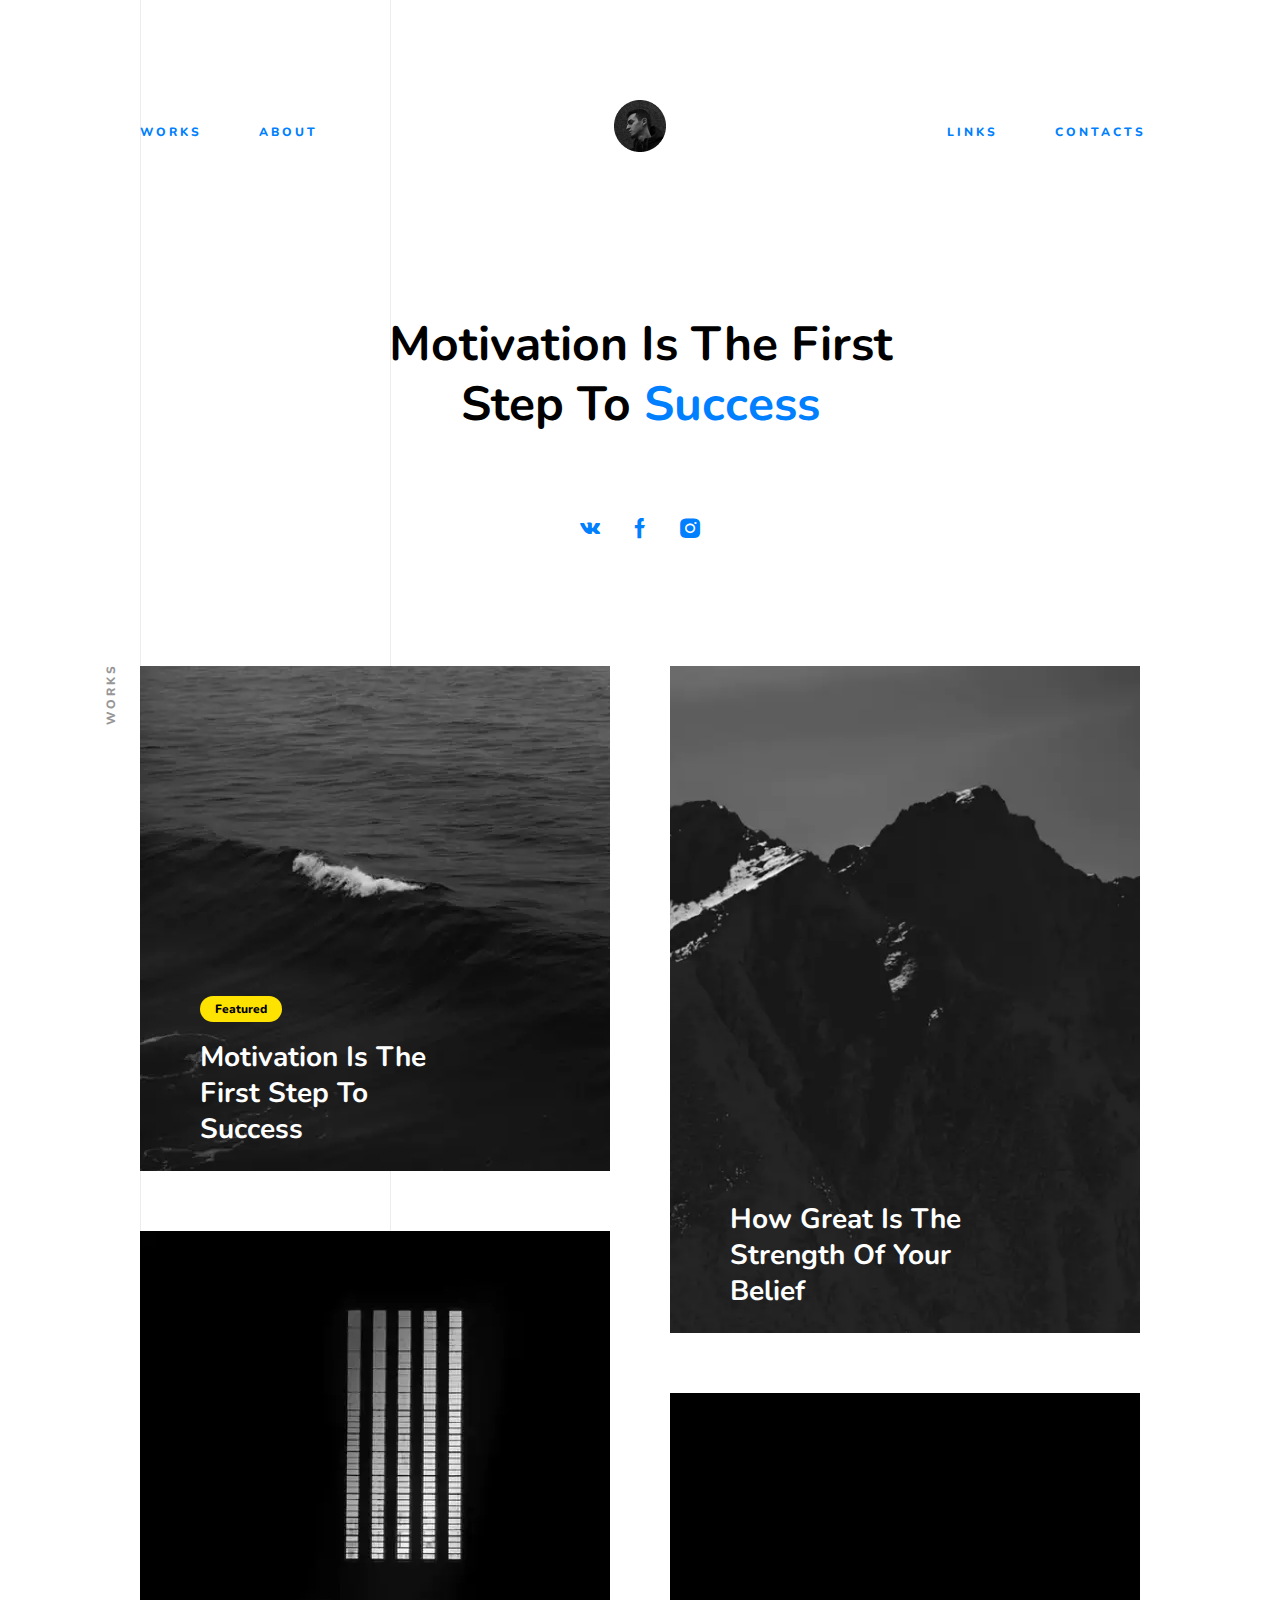
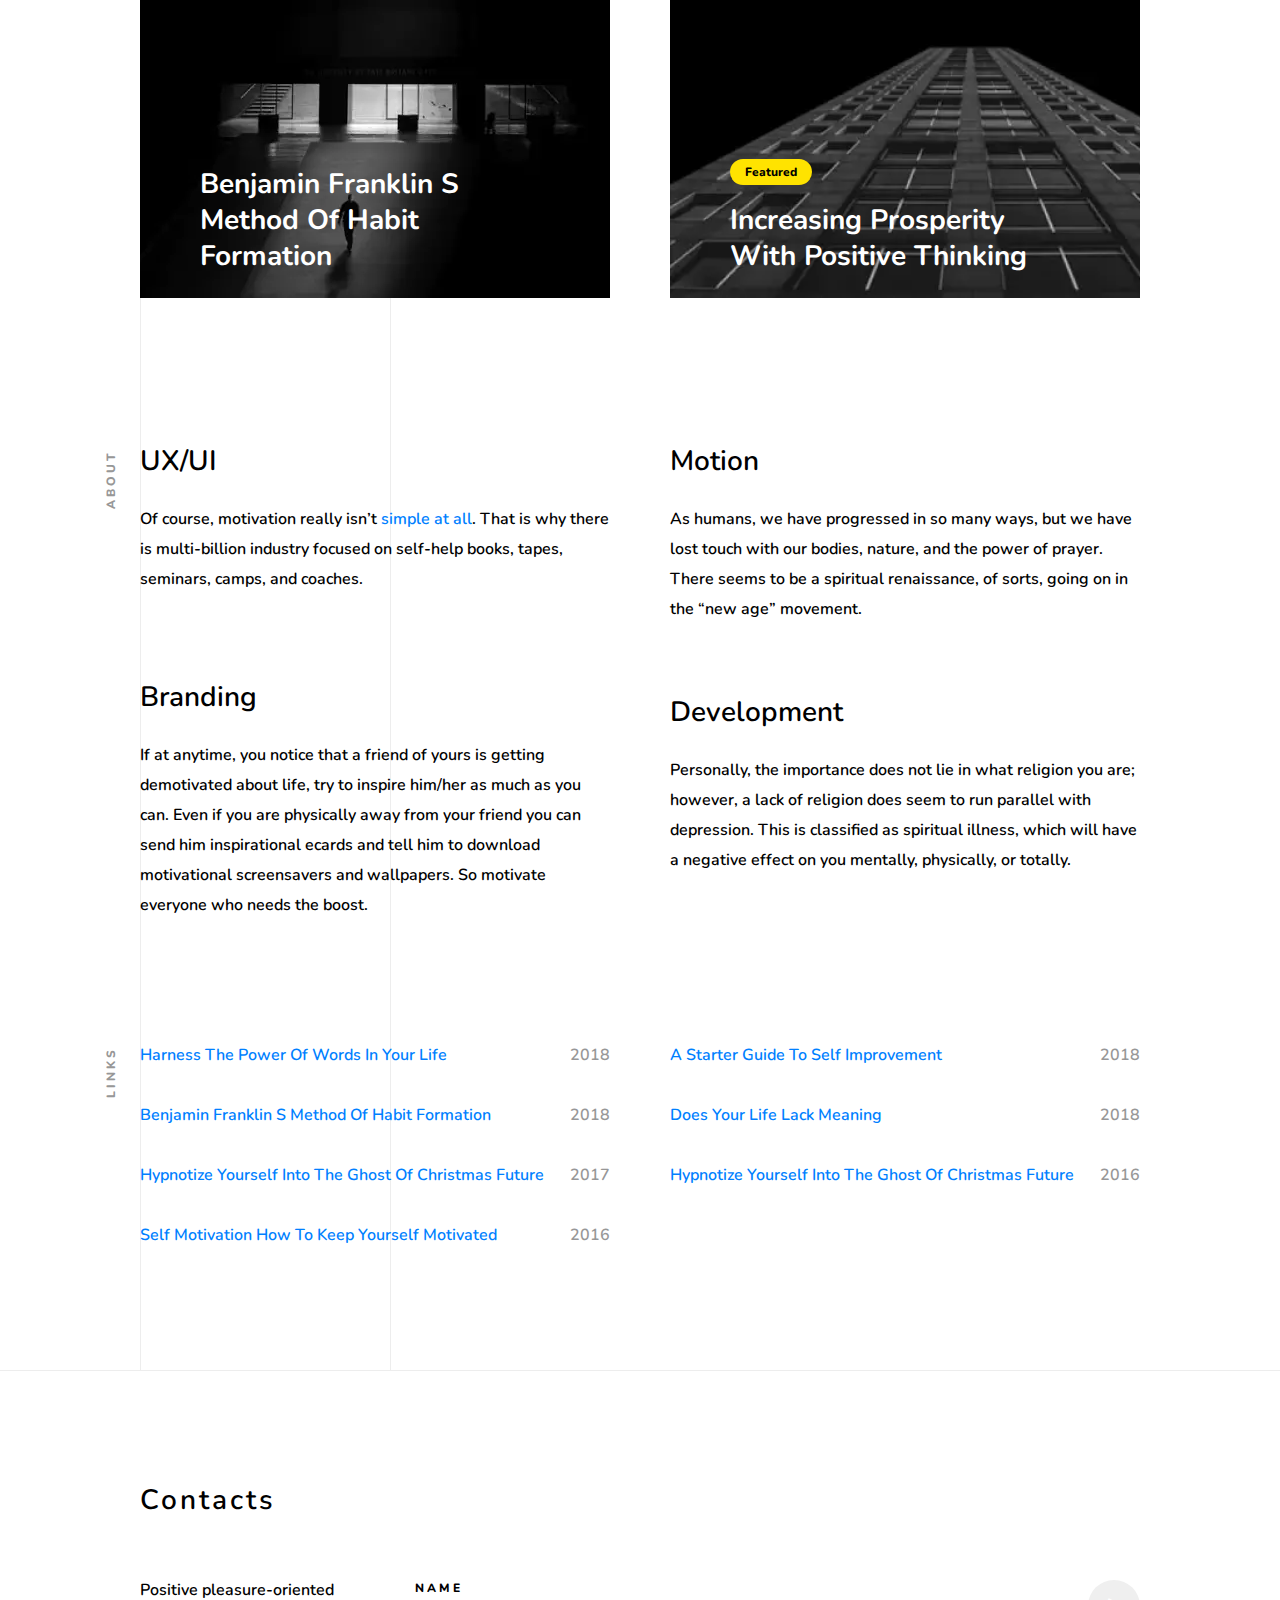
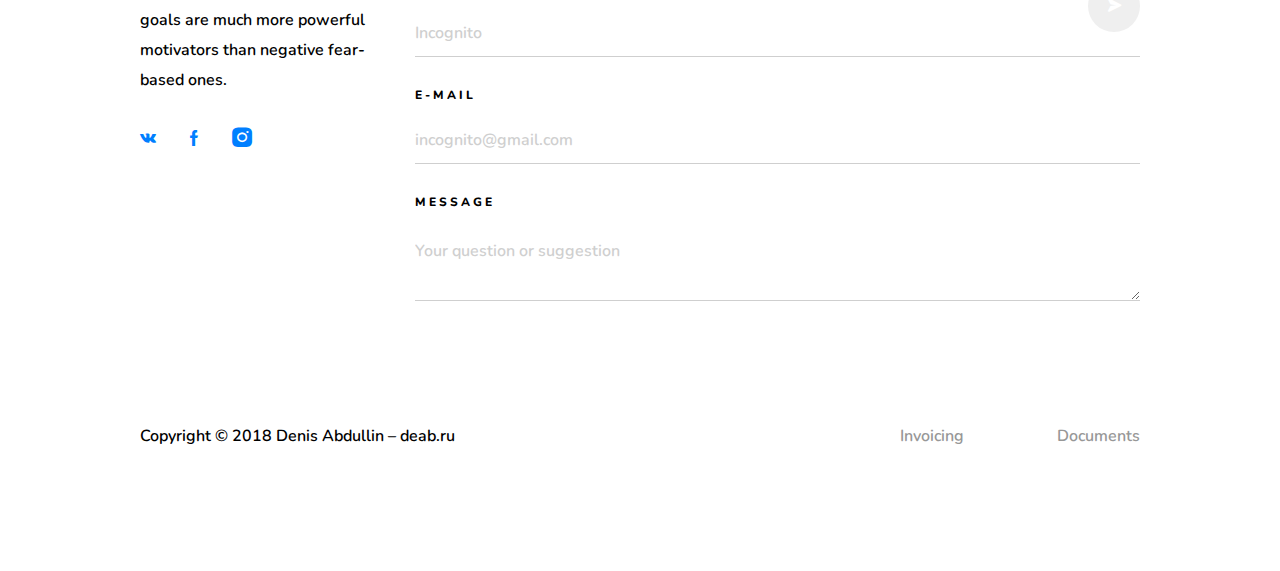
<file: index.html>
<!DOCTYPE html>
<html lang="en">
<head>
    <meta charset="UTF-8">
    <meta name="viewport" content="width=device-width, initial-scale=1, shrink-to-fit=no">
    <title>Title</title>

    <link rel="stylesheet" href="libs/owlcarousel/assets/owl.carousel.min.css">
    <link rel="stylesheet" href="libs/owlcarousel/assets/owl.theme.default.min.css">

    <link rel="apple-touch-icon" sizes="180x180" href="img/favicon/apple-touch-icon.png">
    <link rel="icon" type="image/png" sizes="32x32" href="img/favicon/favicon-32x32.png">
    <link rel="icon" type="image/png" sizes="16x16" href="img/favicon/favicon-16x16.png">
    <link rel="manifest" href="img/favicon/site.webmanifest">

    <link href="https://fonts.googleapis.com/css?family=Nunito:200,200i,300,300i,400,400i,600,600i,700,700i,800,800i,900,900i&display=swap&subset=cyrillic" rel="stylesheet">
    <link rel="stylesheet" href="fonts/style.css">
    <link rel="stylesheet" href="css/main.css">
    <link rel="stylesheet" href="css/media.css">
</head>
<body>
<div class="line">
    <header>
        <div class="top__line">
            <div class="top__line_left">
                <div class="top__line_left-menu">
                    <ul>
                        <li><a class="scroll-to" href="#Works">Works</a></li>
                        <li><a class="scroll-to" href="#About">About</a></li>
                    </ul>
                </div>
            </div>
            <div class="top__line_center">
                <div class="top__line_center-logo">
                    <a href="#"><img src="img/logo.webp" alt="img"></a>
                </div>
            </div>
            <div class="top__line_right">
                <div class="top__line_right-menu">
                    <ul>
                        <li><a class="scroll-to" href="#Links">Links</a></li>
                        <li><a class="scroll-to" href="#Contacts">Contacts</a></li>
                    </ul>
                </div>
            </div>
        </div>
    </header>
    <div id="button_mobile__menu" class="mobile__menu"></div>
    <div id="block_mobile__menu" class="mobile__block">
        <ul>
            <li><a class="scroll-to" href="#Works">Works</a></li>
            <li><a class="scroll-to" href="#About">About</a></li>
            <li><a class="scroll-to" href="#Links">Links</a></li>
            <li><a class="scroll-to" href="#Contacts">Contacts</a></li>
        </ul>
    </div>
    <section>
        <div class="main__slogan">
            <div class="main__slogan_head">
                <h1>Motivation Is The First Step To <span>Success</span></h1>
            </div>
        </div>
        <div class="social__line">
            <a href="#" target="_blank"><span class="icon ed-vk"></span></a>
            <a href="#" target="_blank"><span class="icon ed-fb"></span></a>
            <a href="#" target="_blank"><span class="icon ed-in"></span></a>
        </div>
    </section>
    <section>
        <div id="Works"></div>
        <div class="works">
            <div class="works__head">
                <h2>Works</h2>
            </div>
            <div class="works__left">
                <div class="project" style="background-image: url(img/img_1.webp);">
                    <div class="project__links1">
                        <a href="#" target="_blank">Featured</a>
                    </div>
                    <div class="project__text">
                        Motivation Is The First Step To Success
                    </div>
                </div>
                <div class="project" style="background-image: url(img/img_2.webp);">
                    <div class="project__text">
                        Benjamin Franklin S Method Of Habit Formation
                    </div>
                </div>
            </div>
            <div class="works__right">
                <div class="project" style="background-image: url(img/img_3.webp);">
                    <div class="project__text">
                        How Great Is The Strength Of Your Belief
                    </div>
                </div>
                <div class="project" style="background-image: url(img/img_4.webp);">
                    <div class="project__links2">
                        <a href="#" target="_blank">Featured</a>
                    </div>
                    <div class="project__text">
                        Increasing Prosperity With Positive Thinking
                    </div>
                </div>
            </div>
        </div>
    </section>
    <section>
        <div id="About"></div>
        <div class="about">
            <div class="about__head">
                <h2>About</h2>
            </div>
            <div class="about__info">
                <div class="about__info_head">
                    <h3>UX/UI</h3>
                </div>
                <div class="about__info_text">
                    Of course, motivation really isn’t <a href="#" target="_blank">simple at all</a>. That is why there is multi-billion industry focused on self-help books, tapes, seminars, camps, and coaches.
                </div>
            </div>
            <div class="about__info">
                <div class="about__info_head">
                    <h3 id="Motion">Motion</h3>
                </div>
                <div class="about__info_text">
                    As humans, we have progressed in so many ways, but we have lost touch with our bodies, nature, and the power of prayer. There seems to be a spiritual renaissance, of sorts, going on in the
                    “new age” movement.
                </div>
            </div>
            <div class="about__info">
                <div class="about__info_head">
                    <h3>Branding</h3>
                </div>
                <div class="about__info_text">
                    If at anytime, you notice that a friend of yours is getting demotivated about life, try to inspire him/her as much as you can. Even if you are physically away from your friend you can send
                    him inspirational ecards and tell him to download motivational screensavers and wallpapers. So motivate everyone who needs the boost.
                </div>
            </div>
            <div class="about__info">
                <div class="about__info_head">
                    <h3>Development</h3>
                </div>
                <div class="about__info_text">
                    Personally, the importance does not lie in what religion you are; however, a lack of religion does seem to run parallel with depression. This is classified as spiritual illness, which will
                    have a negative effect on you mentally, physically, or totally.
                </div>
            </div>
        </div>
    </section>
    <section>
        <div id="Links"></div>
        <div class="links">
            <div class="links__head">
                <h2>Links</h2>
            </div>
        </div>
    </section>
    <span class="line-1"></span>
    <span class="line-2"></span>
    <span class="line-3"></span>
    <span class="line-4"></span>
    <span class="line-5"></span>
</div>
<footer>
    <div class="contact">
        <div id="Contacts"></div>
        <div class="contact__head">
            <h2>Contacts</h2>
        </div>
        <div class="contact__info">
            <div class="contact__info_text">
                Positive pleasure-oriented goals are much more powerful motivators than negative fear-based ones.
            </div>
            <div class="contact__info_link">
                <a href="#" target="_blank"><span class="icon ed-vk"></span></a>
                <a href="#" target="_blank"><span class="icon ed-fb"></span></a>
                <a href="#" target="_blank"><span class="icon ed-in"></span></a>
            </div>
        </div>
        <div class="contact__form">
            <form onsubmit="return validate();">
                <div class="form-group-line">
                    <label class="form-label" for="in_name">Name</label>
                    <input type="text" class="form-input" id="in_name" placeholder="Incognito">
                    <div class="form-error" id="in_name_error">Поле должно быть заполнено</div>
                </div>
                <div class="form-group-line">
                    <label class="form-label" for="in_email">E-mail</label>
                    <input type="email" class="form-input" id="in_email" placeholder="incognito@gmail.com">
                    <div class="form-error" id="in_email_error">Вы неправильно ввели E-mail</div>
                </div>

                <div class="form-group-line">
                    <label class="form-label" for="message">Message</label>
                    <textarea class="form-input" id="message" rows="3" placeholder="Your question or suggestion"></textarea>
                </div>
                <button type="submit" class="button-form">
                    <span class="icon ed-tl"></span>
                </button>
            </form>
        </div>
    </div>
    <div class="copyright">
        <div class="copyright__text">
            Copyright &copy; 2018 Denis Abdullin – deab.ru
        </div>
        <div class="copyright__link">
            <a href="#">Invoicing</a>
            <a href="#">Documents</a>
        </div>
    </div>
</footer>
<div class="contain-popup">
    <div class="popup">
        <div class="popup__close"></div>
        <div class="popup__head">
            <h3>
                Информационное сообщение
            </h3>
        </div>
        <div class="popup__text">
            Lorem ipsum dolor sit amet, consectetur adipisicing.
        </div>
    </div>
</div>
<div class="to__top">
    <img src="img/top.svg" alt="img">
</div>
<script src="libs/jquery-3.4.1.min.js"></script>
<script src="libs/owlcarousel/owl.carousel.js"></script>
<script src="js/main.js"></script>
</body>
</html>
</file>
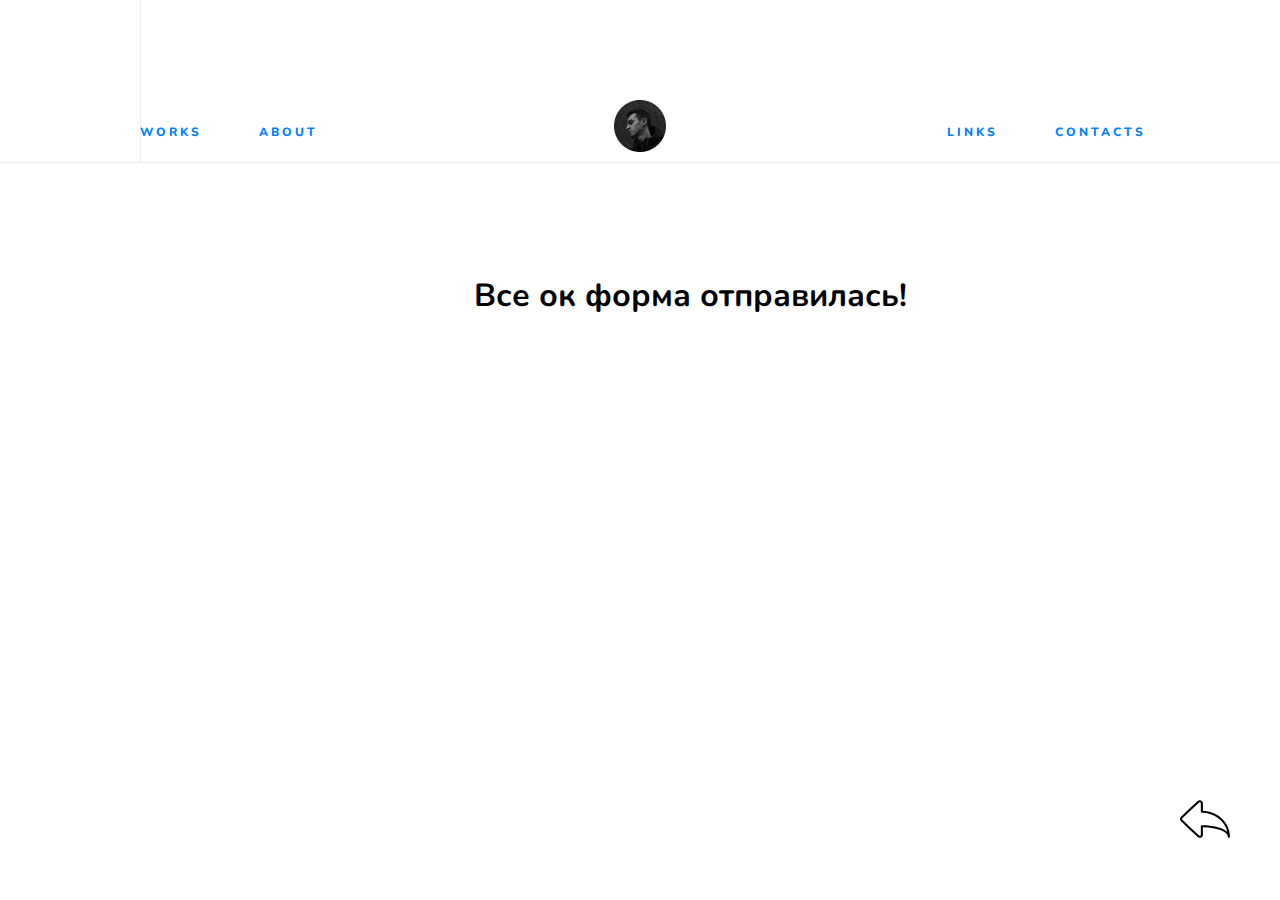
<file: success.html>
<!DOCTYPE html>
<html lang="en">
<head>
    <meta charset="UTF-8">
    <meta name="viewport" content="width=device-width, initial-scale=1, shrink-to-fit=no">
    <title>Title</title>

    <link rel="apple-touch-icon" sizes="180x180" href="img/favicon/apple-touch-icon.png">
    <link rel="icon" type="image/png" sizes="32x32" href="img/favicon/favicon-32x32.png">
    <link rel="icon" type="image/png" sizes="16x16" href="img/favicon/favicon-16x16.png">
    <link rel="manifest" href="img/favicon/site.webmanifest">

    <link href="https://fonts.googleapis.com/css?family=Nunito:200,200i,300,300i,400,400i,600,600i,700,700i,800,800i,900,900i&display=swap&subset=cyrillic" rel="stylesheet">
    <link rel="stylesheet" href="fonts/style.css">
    <link rel="stylesheet" href="css/main.css">
    <link rel="stylesheet" href="css/media.css">
</head>
<body>

<div class="line">
    <header>
        <div class="top__line">
            <div class="top__line_left">
                <div class="top__line_left-menu">
                    <ul>
                        <li><a class="scroll-to" href="#Works">Works</a></li>
                        <li><a class="scroll-to" href="#About">About</a></li>
                    </ul>
                </div>
            </div>
            <div class="top__line_center">
                <div class="top__line_center-logo">
                    <a href="#"><img src="img/logo.webp" alt="img"></a>
                </div>
            </div>
            <div class="top__line_right">
                <div class="top__line_right-menu">
                    <ul>
                        <li><a class="scroll-to" href="#Links">Links</a></li>
                        <li><a class="scroll-to" href="#Contacts">Contacts</a></li>
                    </ul>
                </div>
            </div>
        </div>
    </header>
    <div id="button_mobile__menu" class="mobile__menu"></div>
    <div id="block_mobile__menu" class="mobile__block">
        <ul>
            <li><a class="scroll-to" href="#Works">Works</a></li>
            <li><a class="scroll-to" href="#About">About</a></li>
            <li><a class="scroll-to" href="#Links">Links</a></li>
            <li><a class="scroll-to" href="#Contacts">Contacts</a></li>
        </ul>
    </div>
    <span class="line-1"></span>
    <span class="line-2"></span>
    <span class="line-3"></span>
    <span class="line-4"></span>
    <span class="line-5"></span>
</div>
<footer>
    <div class="success">
        <h1>Все ок форма отправилась!</h1>
    </div>
</footer>
<div class="return">
    <img src="img/return.svg" alt="img">
</div>
<script src="js/success.js"></script>
</body>
</html>
</file>
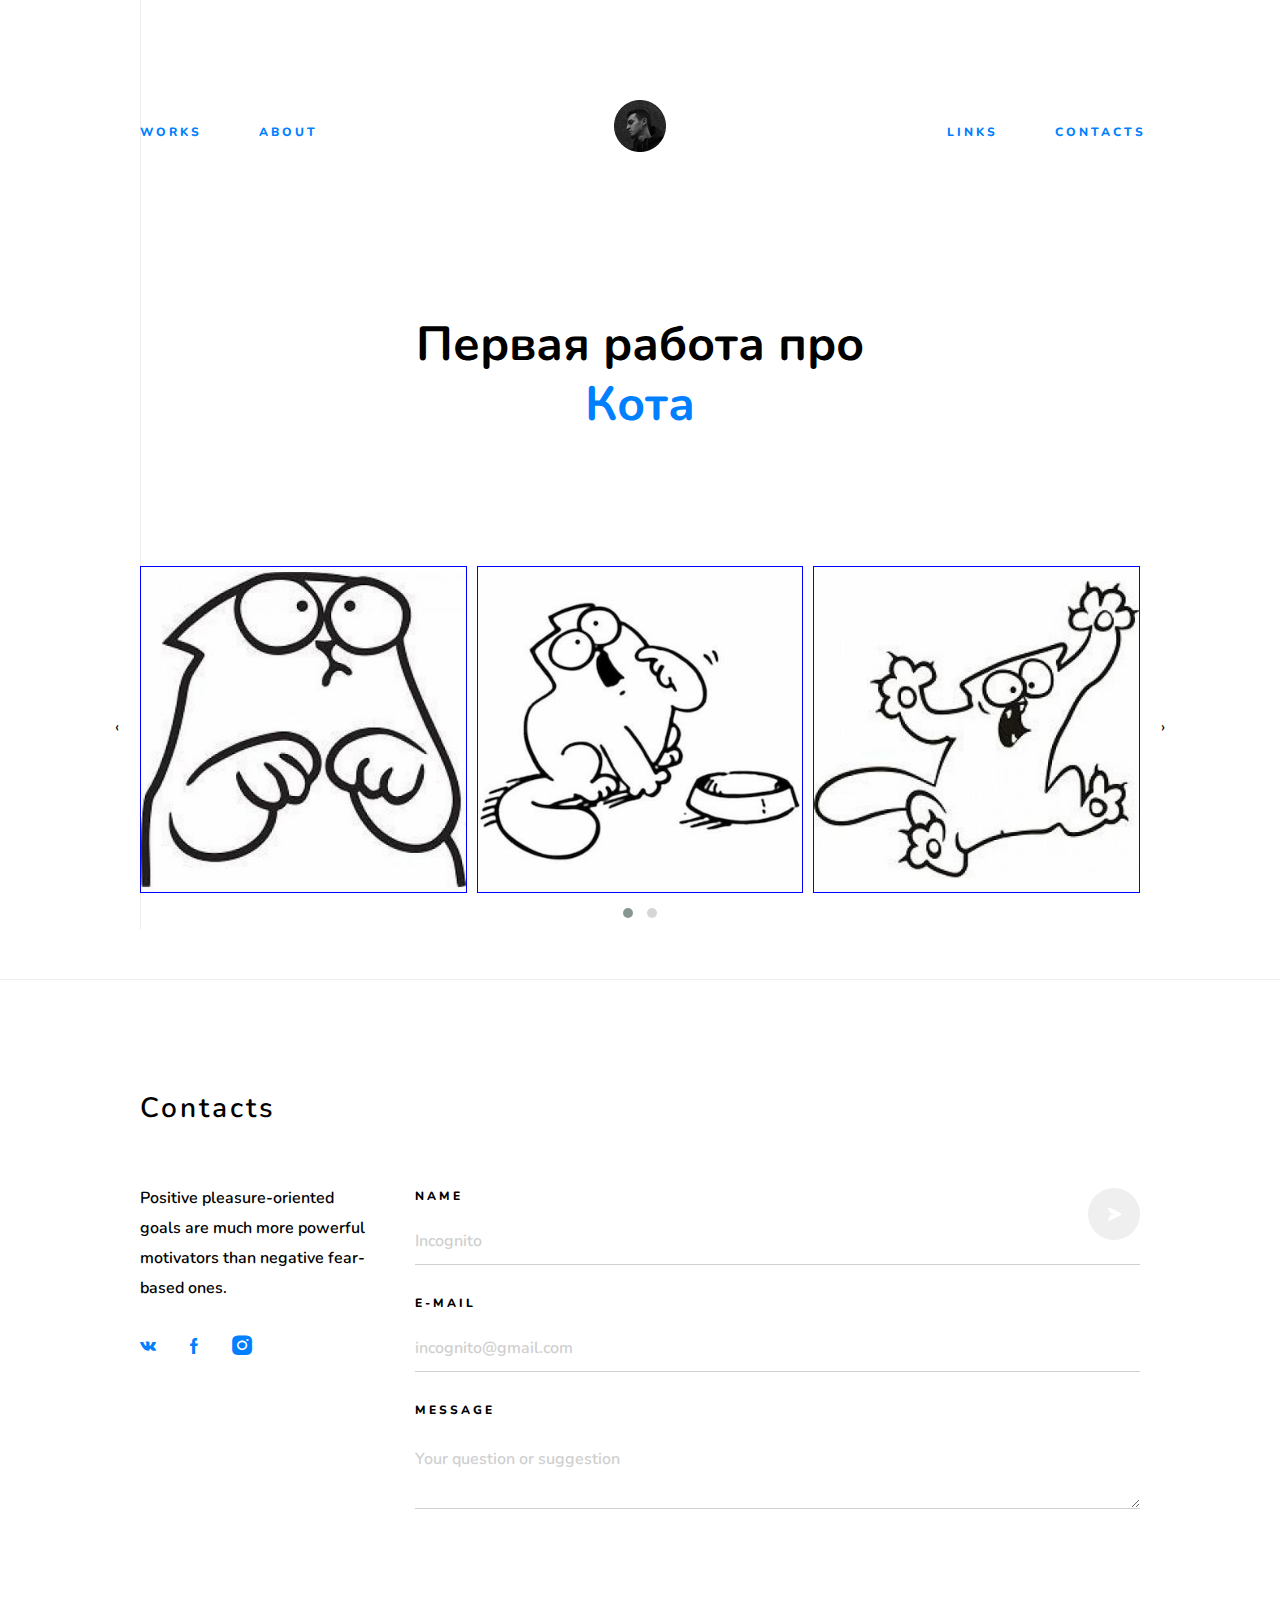
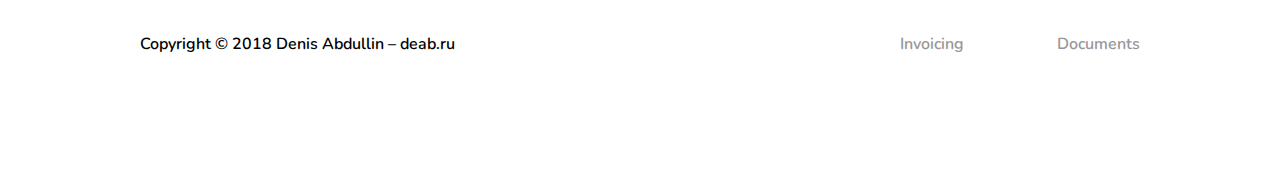
<file: work1.html>
<!DOCTYPE html>
<html lang="en">
<head>
    <meta charset="UTF-8">
    <meta name="viewport" content="width=device-width, initial-scale=1, shrink-to-fit=no">
    <title>Title</title>

    <link rel="stylesheet" href="libs/owlcarousel/assets/owl.carousel.min.css">
    <link rel="stylesheet" href="libs/owlcarousel/assets/owl.theme.default.min.css">

    <link rel="apple-touch-icon" sizes="180x180" href="img/favicon/apple-touch-icon.png">
    <link rel="icon" type="image/png" sizes="32x32" href="img/favicon/favicon-32x32.png">
    <link rel="icon" type="image/png" sizes="16x16" href="img/favicon/favicon-16x16.png">
    <link rel="manifest" href="img/favicon/site.webmanifest">

    <link href="https://fonts.googleapis.com/css?family=Nunito:200,200i,300,300i,400,400i,600,600i,700,700i,800,800i,900,900i&display=swap&subset=cyrillic" rel="stylesheet">
    <link rel="stylesheet" href="fonts/style.css">
    <link rel="stylesheet" href="css/main.css">
    <link rel="stylesheet" href="css/media.css">
</head>

<body>
<div class="line">
    <header>
        <div class="top__line">
            <div class="top__line_left">
                <div class="top__line_left-menu">
                    <ul>
                        <li><a class="scroll-to" href="#Works">Works</a></li>
                        <li><a class="scroll-to" href="#About">About</a></li>
                    </ul>
                </div>
            </div>
            <div class="top__line_center">
                <div class="top__line_center-logo">
                    <a href="#"><img src="img/logo.webp" alt="img"></a>
                </div>
            </div>
            <div class="top__line_right">
                <div class="top__line_right-menu">
                    <ul>
                        <li><a class="scroll-to" href="#Links">Links</a></li>
                        <li><a class="scroll-to" href="#Contacts">Contacts</a></li>
                    </ul>
                </div>
            </div>
        </div>
    </header>
    <div id="button_mobile__menu" class="mobile__menu"></div>
    <div id="block_mobile__menu" class="mobile__block">
        <ul>
            <li><a class="scroll-to" href="#Works">Works</a></li>
            <li><a class="scroll-to" href="#About">About</a></li>
            <li><a class="scroll-to" href="#Links">Links</a></li>
            <li><a class="scroll-to" href="#Contacts">Contacts</a></li>
        </ul>
    </div>
    <section>
        <div class="main__slogan">
            <div class="main__slogan_head">
                <h1>Первая работа про <span>Кота</span></h1>
            </div>
        </div>
    </section>
    <section>
        <div class="contain-carousel">
            <div class="owl-carousel owl-theme">
                <div class="item owl-cat"><img src="img/cat1.jpg" alt="1"></div>
                <div class="item owl-cat"><img src="img/cat2.jpg" alt="1"></div>
                <div class="item owl-cat"><img src="img/cat3.jpg" alt="1"></div>
                <div class="item owl-cat"><img src="img/cat4.jpg" alt="1"></div>
                <div class="item owl-cat"><img src="img/cat5.jpg" alt="1"></div>
                <div class="item owl-cat"><img src="img/cat6.jpg" alt="1"></div>
            </div>
        </div>
    </section>
    <span class="line-1"></span>
    <span class="line-2"></span>
    <span class="line-3"></span>
    <span class="line-4"></span>
    <span class="line-5"></span>
</div>
<footer>
    <div class="contact">
        <div id="Contacts"></div>
        <div class="contact__head">
            <h2>Contacts</h2>
        </div>
        <div class="contact__info">
            <div class="contact__info_text">
                Positive pleasure-oriented goals are much more powerful motivators than negative fear-based ones.
            </div>
            <div class="contact__info_link">
                <a href="#" target="_blank"><span class="icon ed-vk"></span></a>
                <a href="#" target="_blank"><span class="icon ed-fb"></span></a>
                <a href="#" target="_blank"><span class="icon ed-in"></span></a>
            </div>
        </div>
        <div class="contact__form">
            <form onsubmit="return validate();">
                <div class="form-group-line">
                    <label class="form-label" for="in_name">Name</label>
                    <input type="text" class="form-input" id="in_name" placeholder="Incognito">
                    <div class="form-error" id="in_name_error">Поле должно быть заполнено</div>
                </div>
                <div class="form-group-line">
                    <label class="form-label" for="in_email">E-mail</label>
                    <input type="email" class="form-input" id="in_email" placeholder="incognito@gmail.com">
                    <div class="form-error" id="in_email_error">Вы неправильно ввели E-mail</div>
                </div>

                <div class="form-group-line">
                    <label class="form-label" for="message">Message</label>
                    <textarea class="form-input" id="message" rows="3" placeholder="Your question or suggestion"></textarea>
                </div>
                <button type="submit" class="button-form">
                    <span class="icon ed-tl"></span>
                </button>
            </form>
        </div>
    </div>
    <div class="copyright">
        <div class="copyright__text">
            Copyright &copy; 2018 Denis Abdullin – deab.ru
        </div>
        <div class="copyright__link">
            <a href="#">Invoicing</a>
            <a href="#">Documents</a>
        </div>
    </div>
</footer>
<div class="to__top">
    <img src="img/top.svg" alt="img">
</div>
<script src="libs/jquery-3.4.1.min.js"></script>
<script src="libs/owlcarousel/owl.carousel.js"></script>
<script src="js/work1.js"></script>
</body>
</file>
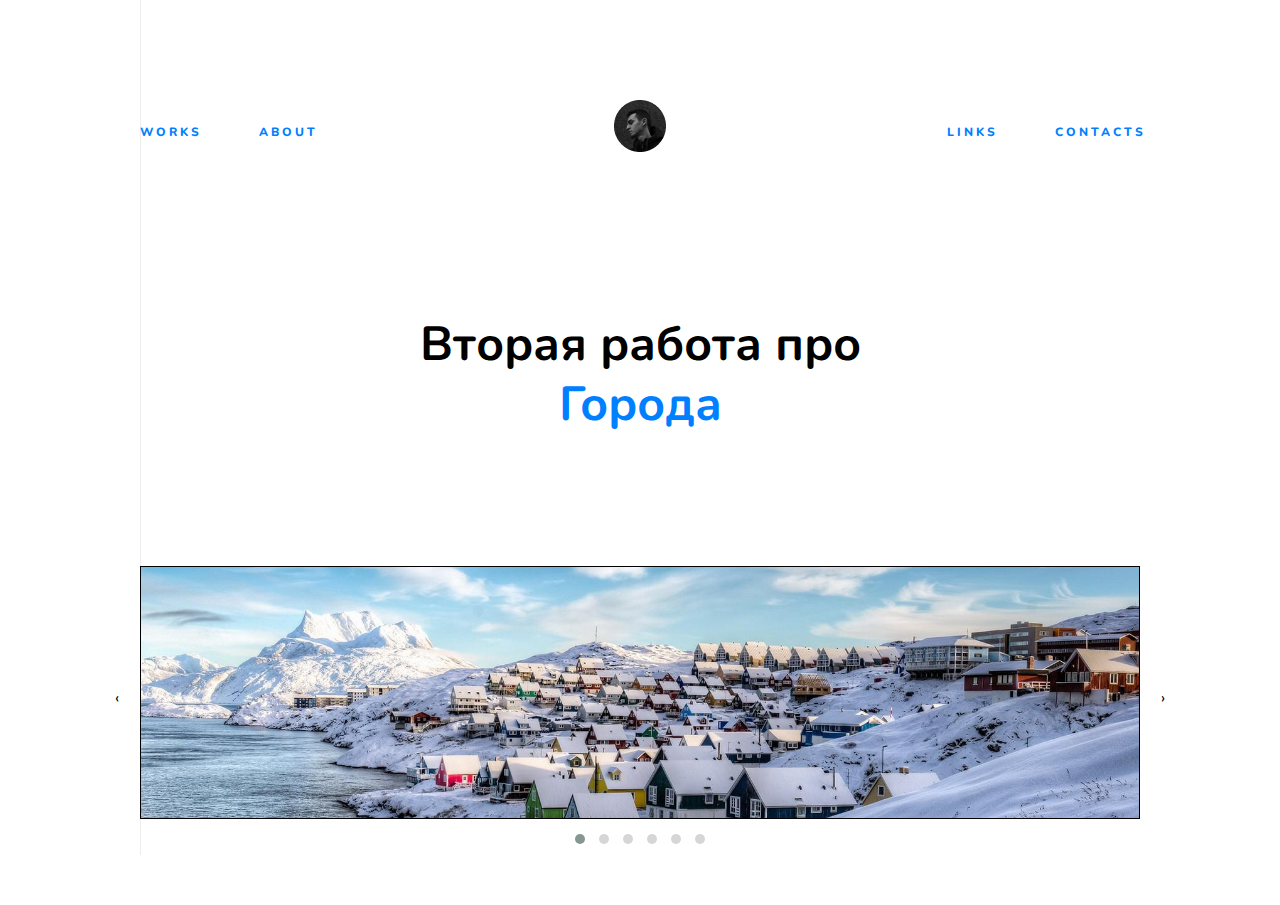
<file: work2.html>
<!DOCTYPE html>
<html lang="en">
<head>
    <meta charset="UTF-8">
    <meta name="viewport" content="width=device-width, initial-scale=1, shrink-to-fit=no">
    <title>Title</title>

    <link rel="stylesheet" href="libs/owlcarousel/assets/owl.carousel.min.css">
    <link rel="stylesheet" href="libs/owlcarousel/assets/owl.theme.default.min.css">

    <link rel="apple-touch-icon" sizes="180x180" href="img/favicon/apple-touch-icon.png">
    <link rel="icon" type="image/png" sizes="32x32" href="img/favicon/favicon-32x32.png">
    <link rel="icon" type="image/png" sizes="16x16" href="img/favicon/favicon-16x16.png">
    <link rel="manifest" href="img/favicon/site.webmanifest">

    <link href="https://fonts.googleapis.com/css?family=Nunito:200,200i,300,300i,400,400i,600,600i,700,700i,800,800i,900,900i&display=swap&subset=cyrillic" rel="stylesheet">
    <link rel="stylesheet" href="fonts/style.css">
    <link rel="stylesheet" href="css/main.css">
    <link rel="stylesheet" href="css/media.css">
</head>

<body>
<div class="line">
    <header>
        <div class="top__line">
            <div class="top__line_left">
                <div class="top__line_left-menu">
                    <ul>
                        <li><a class="scroll-to" href="#Works">Works</a></li>
                        <li><a class="scroll-to" href="#About">About</a></li>
                    </ul>
                </div>
            </div>
            <div class="top__line_center">
                <div class="top__line_center-logo">
                    <a href="#"><img src="img/logo.webp" alt="img"></a>
                </div>
            </div>
            <div class="top__line_right">
                <div class="top__line_right-menu">
                    <ul>
                        <li><a class="scroll-to" href="#Links">Links</a></li>
                        <li><a class="scroll-to" href="#Contacts">Contacts</a></li>
                    </ul>
                </div>
            </div>
        </div>
    </header>
    <div id="button_mobile__menu" class="mobile__menu"></div>
    <div id="block_mobile__menu" class="mobile__block">
        <ul>
            <li><a class="scroll-to" href="#Works">Works</a></li>
            <li><a class="scroll-to" href="#About">About</a></li>
            <li><a class="scroll-to" href="#Links">Links</a></li>
            <li><a class="scroll-to" href="#Contacts">Contacts</a></li>
        </ul>
    </div>
    <section>
        <div class="main__slogan">
            <div class="main__slogan_head">
                <h1>Вторая работа про <span>Города</span></h1>
            </div>
        </div>
    </section>
    <section>
        <div class="contain-carousel">
            <div class="owl-carousel owl-theme">
                <div class="item owl-city"><img src="img/work2/city1.jpg" alt="1"></div>
                <div class="item owl-city"><img src="img/work2/city2.jpg" alt="1"></div>
                <div class="item owl-city"><img src="img/work2/city3.jpg" alt="1"></div>
                <div class="item owl-city"><img src="img/work2/city4.jpg" alt="1"></div>
                <div class="item owl-city"><img src="img/work2/city5.jpg" alt="1"></div>
                <div class="item owl-city"><img src="img/work2/city6.jpg" alt="1"></div>
            </div>
        </div>
    </section>
    <span class="line-1"></span>
    <span class="line-2"></span>
    <span class="line-3"></span>
    <span class="line-4"></span>
    <span class="line-5"></span>
</div>
<script src="libs/jquery-3.4.1.min.js"></script>
<script src="libs/owlcarousel/owl.carousel.js"></script>
<script src="js/work2.js"></script>
</body>
</file>
<file: fonts/style.css>
@font-face {
  font-family: 'education';
  src:
    url('education.ttf?cy2olj') format('truetype'),
    url('education.woff?cy2olj') format('woff'),
    url('education.svg?cy2olj#education') format('svg');
  font-weight: normal;
  font-style: normal;
  font-display: block;
}

.icon {
  /* use !important to prevent issues with browser extensions that change fonts */
  font-family: 'education' !important;
  speak: none;
  font-style: normal;
  font-weight: normal;
  font-variant: normal;
  text-transform: none;
  line-height: 1;

  /* Better Font Rendering =========== */
  -webkit-font-smoothing: antialiased;
  -moz-osx-font-smoothing: grayscale;
}

.ed-vk:before {
  content: "\e900";
}
.ed-fb:before {
  content: "\e901";
}
.ed-tl:before {
  content: "\e902";
}
.ed-in:before {
  content: "\e903";
}
.ed-be:before {
  content: "\e904";
}
.ed-tw:before {
  content: "\e905";
}
</file>
<file: css/main.css>
/*Main Style*/
html body {
    font-family: 'Nunito', sans-serif;
    margin: 0;
    padding: 0;
}

h2 {
    font-weight: 800;
    font-size: 12px;
    line-height: 16px;
    letter-spacing: 3px;
    text-transform: uppercase;
    color: #979797;
    transform: rotate(-90deg);
    text-align: right;
}

h3 {
    font-style: normal;
    font-weight: 600;
    font-size: 28px;
    line-height: 30px;
    color: #000000;
}

a {
    font-style: normal;
    font-weight: 600;
    font-size: 16px;
    line-height: 30px;
    color: #007FFF;
    text-decoration: none;
}

header {
    position: relative;
    z-index: 1;
}

section {
    position: relative;
    z-index: 1;
}

::-webkit-input-placeholder {
    font-family: 'Nunito', sans-serif;
    font-style: normal;
    font-weight: 600;
    font-size: 16px;
    color: #CFCFCF;
}

::-moz-placeholder {
    font-family: 'Nunito', sans-serif;
    font-style: normal;
    font-weight: 600;
    font-size: 16px;
    color: #CFCFCF;
}

:-moz-placeholder {
    font-family: 'Nunito', sans-serif;
    font-style: normal;
    font-weight: 600;
    font-size: 16px;
    color: #CFCFCF;
}

:-ms-input-placeholder {
    font-family: 'Nunito', sans-serif;
    font-style: normal;
    font-weight: 600;
    font-size: 16px;
    color: #CFCFCF;
}

.line {
    position: relative;
    width: 100%;
    max-width: 1100px;
    height: auto;
    margin: 0 auto;
}

span.line-1 {
    width: 1px;
    height: 0;
    background-color: #EDEDED;
    position: absolute;
    top: -100px;
    left: 0;
    display: block;
    transition: ease-in 3300ms;
}

span.line-2 {
    width: 1px;
    height: 0;
    background-color: #EDEDED;
    position: absolute;
    top: -100px;
    left: 25%;
    display: block;
    transition: ease-in 3300ms;
}

span.line-3 {
    width: 1px;
    height: 0;
    background-color: #EDEDED;
    position: absolute;
    top: -100px;
    left: 50%;
    display: block;
    transition: ease-in 3300ms;
}

span.line-4 {
    width: 1px;
    height: 0;
    background-color: #EDEDED;
    position: absolute;
    top: -100px;
    left: 75%;
    display: block;
    transition: ease-in 3300ms;
}

span.line-5 {
    width: 1px;
    height: 0;
    background-color: #EDEDED;
    position: absolute;
    top: -100px;
    left: 100%;
    display: block;
    transition: ease-in 3300ms;
}

span.line-1.active,
span.line-2.active,
span.line-3.active,
span.line-4.active,
span.line-5.active {
    height: calc(100% + 100px);
    transition: ease-in 3300ms;
}

/*END Main Style*/

/*Top Line Style*/
.top__line {
    width: 100%;
    max-width: 1100px;
    /*background: red;*/
    margin: 100px auto 0;

    display: flex;
    justify-content: space-between;
    align-items: center;
}

.top__line_left {
    width: 25%;
}

.top__line_center {
    width: 50%;
    display: flex;
    justify-content: center;
    align-items: center;
}

.top__line_right {
    width: 25%;
}

.top__line_left-menu ul {
    display: flex;
    margin: 0;
    padding: 0;
    list-style-type: none;
}

.top__line_left-menu ul li {
    margin-right: 70px;
}

.top__line_left-menu ul li a,
.top__line_right-menu ul li a {
    font-style: normal;
    font-weight: 800;
    font-size: 12px;
    line-height: 16px;
    letter-spacing: 3px;
    text-transform: uppercase;
    color: #007FFF;
    text-decoration: none;
}

.top__line_right-menu ul {
    display: flex;
    margin: 0;
    padding: 0;
    list-style-type: none;
}

.top__line_right-menu ul li {
    margin-left: 70px;
}

/*END Top Line Style*/

/*Mobile menu Style*/
.mobile__menu {
    display: none;
    width: 20px;
    height: 11px;
    position: fixed;
    top: 80px;
    left: 30px;
    z-index: 3;
    cursor: pointer;
}

.mobile__menu:before {
    display: block;
    content: '';
    width: 20px;
    height: 3px;
    border-radius: 3px;
    background-color: #007FFF;
    position: absolute;
    top: 0;
    left: 0;
    transition: ease-in 300ms;
}

.mobile__menu:after {
    display: block;
    content: '';
    width: 20px;
    height: 3px;
    border-radius: 3px;
    background-color: #007FFF;
    position: absolute;
    left: 0;
    bottom: 0;
    transition: ease-in 300ms;
}

.mobile__menu.active:before {
    transform: rotate(-45deg);
    transition: ease-in 300ms;
    top: 4px;
}

.mobile__menu.active:after {
    transform: rotate(45deg);
    transition: ease-in 300ms;
    bottom: 4px;
}

.mobile__block {
    display: none;
    width: 100%;
    max-width: 280px;
    height: 100vh;
    min-height: 300px;
    background-color: #FFFFFF;
    position: fixed;
    top: 0;
    left: -280px;
    z-index: 2;
    padding: 130px 0 30px;
    transition: ease-in 300ms;
}

.mobile__block.active {
    left: 0;
    transition: ease-in 300ms;
}


.mobile__block ul li {
    list-style-type: none;
    margin-bottom: 10px;
}

/*END Mobile menu Style*/

/*First section Style*/
.main__slogan {
    width: 100%;
    max-width: 1100px;
    margin: 120px auto 0;
    display: flex;
    justify-content: space-between;
    align-items: center;
}

.main__slogan_head {
    width: 100%;
    max-width: 550px;
    margin: 0 auto;
}

.main__slogan_head h1 {
    font-weight: bold;
    font-size: 48px;
    line-height: 60px;
    text-align: center;
    color: #000000;
}

.main__slogan_head h1 span {
    color: #007fff;
}

.social__line {
    display: flex;
    justify-content: center;
    align-items: center;
    margin-top: 50px;
}

.social__line a {
    font-size: 20px;
    color: #007fff;
    text-decoration: none;
    margin: 0 15px;
}

/*END First section Style*/

/*Second section Style*/
.works {
    position: relative;
    width: 100%;
    max-width: 1100px;
    margin: 120px auto 0;

    display: flex;
    justify-content: space-between;
    align-items: center;
}

.works__left {
    width: calc(50% - 30px);
    height: auto;
    margin-right: 30px;
}

.works__right {
    width: calc(50% - 30px);
    height: auto;
    margin-left: 30px;
}

.works__left .project:first-child {
    width: 100%;
    max-width: 520px;
    height: 505px;
    margin-bottom: 60px;
}

.works__left .project:last-child {
    width: 100%;
    max-width: 520px;
    height: 667px;
}

.works__right .project:first-child {
    width: 100%;
    max-width: 520px;
    height: 667px;
    margin-bottom: 60px;
}

.works__right .project:last-child {
    width: 100%;
    max-width: 520px;
    height: 505px;
}

.works__head {
    position: absolute;
    top: 10px;
    left: -100px;
    width: 62px;
}

.project {
    display: flex;
    flex-direction: column;
    justify-content: flex-end;
    align-items: flex-start;
    background-size: cover;
}

.project__links1 {
    margin-left: 60px;
    margin-bottom: 20px;
}

.project__links1 a {
    background-color: #FFE300;
    border-radius: 13.5px;
    font-style: normal;
    font-weight: 800;
    font-size: 12px;
    line-height: 16px;
    color: #000000;
    text-decoration: none;
    padding: 5px 15px;
}

.project__links2 {
    margin-left: 60px;
    margin-bottom: 20px;
}

.project__links2 a {
    background-color: #FFE300;
    border-radius: 13.5px;
    font-style: normal;
    font-weight: 800;
    font-size: 12px;
    line-height: 16px;
    color: #000000;
    text-decoration: none;
    padding: 5px 15px;
}

.project__text {
    font-style: normal;
    font-weight: bold;
    font-size: 28px;
    line-height: 36px;
    color: #FFFFFF;
    margin-left: 60px;
    margin-bottom: 24px;
    max-width: 300px;
}

.works__left .project:first-child .project__text {
    max-width: 275px;
}

/*END Second section Style*/

/*Third section Style*/
.about {
    position: relative;
    width: 100%;
    max-width: 1100px;
    margin: 120px auto 0;
    display: flex;
    flex-wrap: wrap;
    justify-content: space-between;
    align-items: center;
}

.about__head {
    position: absolute;
    top: 45px;
    left: -100px;
    width: 62px;
}

.about__info {
    width: calc(50% - 30px);
}

.about__info_text {
    font-style: normal;
    font-weight: 600;
    font-size: 16px;
    line-height: 30px;
    color: #000000;
    min-height: 150px;
}

/*END Third section Style*/


/*Fourth section Style*/
.links {
    position: relative;
    width: 100%;
    max-width: 1100px;
    margin: 120px auto 0;
    display: flex;
    flex-wrap: wrap;
    justify-content: space-between;
    align-items: center;
    padding-bottom: 90px;
}

.links__head {
    position: absolute;
    top: 20px;
    left: -100px;
    width: 62px;
}

.links__info {
    width: calc(50% - 30px);
    display: flex;
    justify-content: space-between;
    align-items: flex-start;
    margin-bottom: 30px;
}

.links__info_year {
    font-style: normal;
    font-weight: 600;
    font-size: 16px;
    line-height: 30px;
    color: #979797;
}

/*END Fourth section Style*/

/*Footer Style*/
footer {
    border-top: 1px solid #EDEDED;
    padding: 90px 0 120px;
}

.contact {
    position: relative;
    width: 100%;
    max-width: 1100px;
    margin: 0 auto;
    display: flex;
    flex-wrap: wrap;
    justify-content: space-between;
    align-items: flex-start;
}

.contact__head {
    width: 100%;
}

.contact__head h2 {
    font-style: normal;
    font-weight: 600;
    font-size: 28px;
    line-height: 30px;
    color: #000000;
    position: relative;
    transform: rotate(0deg);
    text-align: left;
    text-transform: capitalize;
    height: auto;
    margin-bottom: 60px;
}

.contact__info {
    width: 100%;
    max-width: 230px;
    margin-right: 45px;
}

.contact__info_text {
    font-style: normal;
    font-weight: 600;
    font-size: 16px;
    line-height: 30px;
    color: #000000;
    margin-bottom: 30px;
}

.contact__info_link {
    display: flex;
    align-items: center;
}

.contact__info_link a {
    margin-right: 30px;
}

.contact__info_link a:last-child {
    margin-right: 0;
    font-size: 20px;
}

.contact__form {
    width: calc(100% - 275px);
    margin-top: 5px;
}

.contact__form form {
    position: relative;
}

.form-group-line {
    position: relative;
    display: flex;
    flex-direction: column;
    justify-content: flex-start;
    align-items: flex-start;
}

.form-label {
    font-style: normal;
    font-weight: 800;
    font-size: 12px;
    line-height: 16px;
    letter-spacing: 3px;
    text-transform: uppercase;
    color: #000000;
    margin-bottom: 15px;
}

.form-input {
    width: 100%;
    border-left: none;
    border-top: none;
    border-right: none;
    border-bottom: 1px solid #CFCFCF;
    padding: 15px 0;
    margin-bottom: 30px;
    box-shadow: none;
}

.button-form {
    width: 52px;
    height: 52px;
    border-radius: 52px;
    border: none;
    position: absolute;
    top: 0;
    right: 0;
    color: #fff;
    cursor: pointer;
    display: flex;
    justify-content: center;
    align-items: center;
}

.copyright {
    width: 100%;
    max-width: 1100px;
    margin: 90px auto 0;
    display: flex;
    justify-content: space-between;
    align-items: center;
}

.copyright__text {
    width: 100%;
    max-width: 760px;

    font-style: normal;
    font-weight: 600;
    font-size: 16px;
    line-height: 30px;
    color: #000000;
}

.copyright__link {
    width: calc(100% - 760px);
    display: flex;
    justify-content: space-between;
    align-items: center;
}

.copyright__link a {
    font-style: normal;
    font-weight: 600;
    font-size: 16px;
    line-height: 30px;
    text-align: right;
    color: #979797;
}

/*END Footer Style*/


/*PopUP Style*/
.contain-popup {
    position: fixed;
    top: 0;
    right: 0;
    bottom: 0;
    left: 0;
    width: 100%;
    height: 100%;
    background-color: #ffffff91;
    z-index: 3;

    display: none;
    justify-content: center;
    align-items: center;
}

.popup {
    position: relative;
    width: 100%;
    max-width: 300px;
    height: auto;
    min-height: 200px;
    padding: 20px 40px;
    background-color: #ffffff;
    border-radius: 4px;
    box-shadow: 2px 2px 10px 0 rgba(0, 0, 0, 0.25);
    margin: 0 30px;
}

.popup__close {
    width: 20px;
    height: 20px;
    /*background-color: red;*/
    position: absolute;
    top: -20px;
    right: -20px;
    display: block;
    cursor: pointer;
}

.popup__close:before {
    content: '';
    width: 20px;
    height: 3px;
    border-radius: 3px;
    background-color: #007fff;
    display: block;
    transform: rotate(-45deg);
    position: absolute;
}

.popup__close:after {
    content: '';
    width: 20px;
    height: 3px;
    border-radius: 3px;
    background-color: #007fff;
    display: block;
    transform: rotate(45deg);
    position: absolute;
}

/*END PopUP Style*/

.to__top {
    position: fixed;
    bottom: 20px;
    right: 20px;
    z-index: 3;
}

.to__top {
    display: block;
    opacity: 0;
    cursor: pointer;
    transition: opacity 300ms;
}

.to__top img {
    width: 32px;
    height: auto;
}

#Works,
#About,
#Links,
#Contacts {
    position: absolute;
    left: 0;
    top: -60px;
}

.form-error {
    display: none;
    position: absolute;
    left: 0;
    top: 80px;
    font-size: 12px;
    color: red;
}

.form-error.active {
    display: block;
}

.success {
    position: absolute;
    left: 37%;
}

.return {
    position: fixed;
    bottom: 50px;
    right: 50px;
    z-index: 3;
    cursor: pointer;
}

.return img {
    width: 50px;
    height: auto;
}

.contain-carousel {
    margin: 100px 0 50px;
}

.owl-cat {
    border: 1px solid blue;
}

.owl-city {
    border: 1px solid black;
}

.owl nav {
    position: relative;
}

.owl-prev {
    position: absolute;
    top: 40%;
    left: -30px;
}

.owl-next {
    position: absolute;
    top: 40%;
    right: -30px;
}

/*
.back {
    position: relative;
    bottom: 50px;
    left: 50px;
    z-index: 3;
    cursor: pointer;
}

.back img {
    width: 50px;
    height: auto;
}*/
</file>
<file: css/media.css>
/*Медиазапросы диапазонные*/
@media (min-width: 1601px) and (max-width: 1599px) {

}

@media (min-width: 1441px) and (max-width: 1600px) {

}

@media (min-width: 1367px) and (max-width: 1440px) {

}

@media (min-width: 1200px) and (max-width: 1366px) {

}

@media (min-width: 992px) and (max-width: 1199px) {

}

@media (min-width: 768px) and (max-width: 991px) {

}

@media (min-width: 576px) and (max-width: 767px) {

}

@media (min-width: 480px) and (max-width: 575px) {

}

@media (min-width: 360px) and (max-width: 479px) {

}

@media (min-width: 320px) and (max-width: 359px) {

}


/*Медиазапросы от 0*/
@media (min-width: 0) and (max-width: 1600px) {

}

@media (min-width: 0) and (max-width: 1440px) {

}

@media (min-width: 0) and (max-width: 1366px) {
    .line,
    .top__line,
    .main__slogan,
    .social__line,
    .works,
    .about,
    .links,
    .contact,
    .copyright {
        max-width: 1000px;
    }

    .works__head,
    .about__head,
    .links__head {
        left: -60px;
    }

    .top__line_left-menu ul li {
        margin-right: 57px;
    }

    .top__line_right-menu ul li {
        margin-left: 57px;
    }
}

@media (min-width: 0) and (max-width: 1199px) {
    .line,
    .top__line,
    .main__slogan,
    .social__line,
    .works,
    .about,
    .links,
    .contact,
    .copyright {
        max-width: 820px;
    }

    .top__line_left-menu ul li {
        margin-right: 35px;
    }

    .top__line_right-menu ul li {
        margin-left: 35px;
    }

    .works__head,
    .about__head,
    .links__head {
        left: -60px;
    }

    .copyright__text {
        max-width: 440px;
    }

    .copyright__link {
        width: calc(100% - 440px);
    }
}

@media (min-width: 0) and (max-width: 991px) {
    .line,
    .top__line,
    .main__slogan,
    .social__line,
    .works,
    .about,
    .links,
    .contact,
    .copyright {
        max-width: 660px;
    }

    span.line-2,
    span.line-4 {
        display: none;
    }

    .top__line_left-menu ul li {
        margin-right: 30px;
    }

    .top__line_right-menu ul li {
        margin-left: 30px;
    }

    .top__line_left-menu ul li:last-child {
        margin-right: 0;
    }

    .top__line_right-menu ul li:first-child {
        margin-left: 0;
    }

    .works__head,
    .about__head,
    .links__head {
        left: -45px;
    }

    .copyright__text {
        max-width: 440px;
    }

    .copyright__link {
        width: calc(100% - 440px);
    }
}

@media (min-width: 0) and (max-width: 767px) {
    .line,
    .top__line,
    .main__slogan,
    .social__line,
    .works,
    .about,
    .links,
    .contact,
    .copyright {
        max-width: 540px;
    }

    .top__line_left {
        display: none;
    }

    .top__line_right {
        display: none;
    }

    .mobile__menu {
        display: block;
        top: 120px;
        left: calc(50% - 270px);
    }

    .top__line {
        justify-content: center;
    }

    .works__head, .about__head, .links__head {
        width: 100%;
        position: relative;
        left: 0;
        top: 0;
    }

    h2 {
        transform: rotate(0deg);
        text-align: center;
        margin-bottom: 30px;
    }

    .works {
        display: flex;
        flex-direction: column;
        justify-content: center;
        align-items: center;
    }

    .works__left {
        width: 100%;
        height: auto;
        margin-right: 0;
    }

    .works__right {
        width: 100%;
        height: auto;
        margin-left: 0;
    }

    .works__left .project:first-child {
        max-width: 100%;
        margin-bottom: 60px;
    }

    .works__left .project:last-child {
        max-width: 100%;
        margin-bottom: 60px;
    }

    .works__right .project:first-child {
        max-width: 100%;
        margin-bottom: 60px;
    }

    .works__right .project:last-child {
        max-width: 100%;
        margin-bottom: 60px;
    }

    .about__info {
        width: 100%;
    }

    .about__info_text {
        min-height: auto;
    }

    .links__info {
        width: 100%;
    }

    .contact__info {
        width: 100%;
        max-width: 100%;
        margin-right: 0;
    }

    .contact__form {
        width: 100%;
        margin-top: 60px;
    }

    .copyright__text {
        max-width: 320px;
    }

    .copyright__link {
        width: calc(100% - 340px);
    }
}

@media (min-width: 0) and (max-width: 575px) {
    .line {
        max-width: calc(100% - 60px);
    }

    .top__line,
    .main__slogan,
    .social__line,
    .works,
    .about,
    .links,
    .contact {
        max-width: 100%;
        margin: 60px auto 0;
    }

    .mobile__menu {
        top: 80px;
        left: 30px;
    }

    .copyright {
        max-width: 100%;
        margin: 90px auto 0;
    }

    .main__slogan_head h1 {
        font-size: 28px;
        line-height: 36px;
    }

    .social__line {
        margin-top: 30px;
    }

    .project__text {
        margin-left: 30px;
        margin-bottom: 30px;
    }

    footer {
        padding: 0 30px 60px;
    }

    .button-form {
        bottom: -50px;
        top: inherit;
    }

    .copyright {
        display: flex;
        flex-direction: column;
        justify-content: flex-start;
        align-items: flex-start;
    }

    .copyright__link {
        width: 100%;
        flex-direction: column;
        align-items: flex-start;
    }

    .links__info_year {
        margin-left: 5px;
    }

    .copyright__link a {
        margin-top: 10px;
    }
}

@media (min-width: 0) and (max-width: 479px) {

}

@media (min-width: 0) and (max-width: 360px) {

}
</file>
